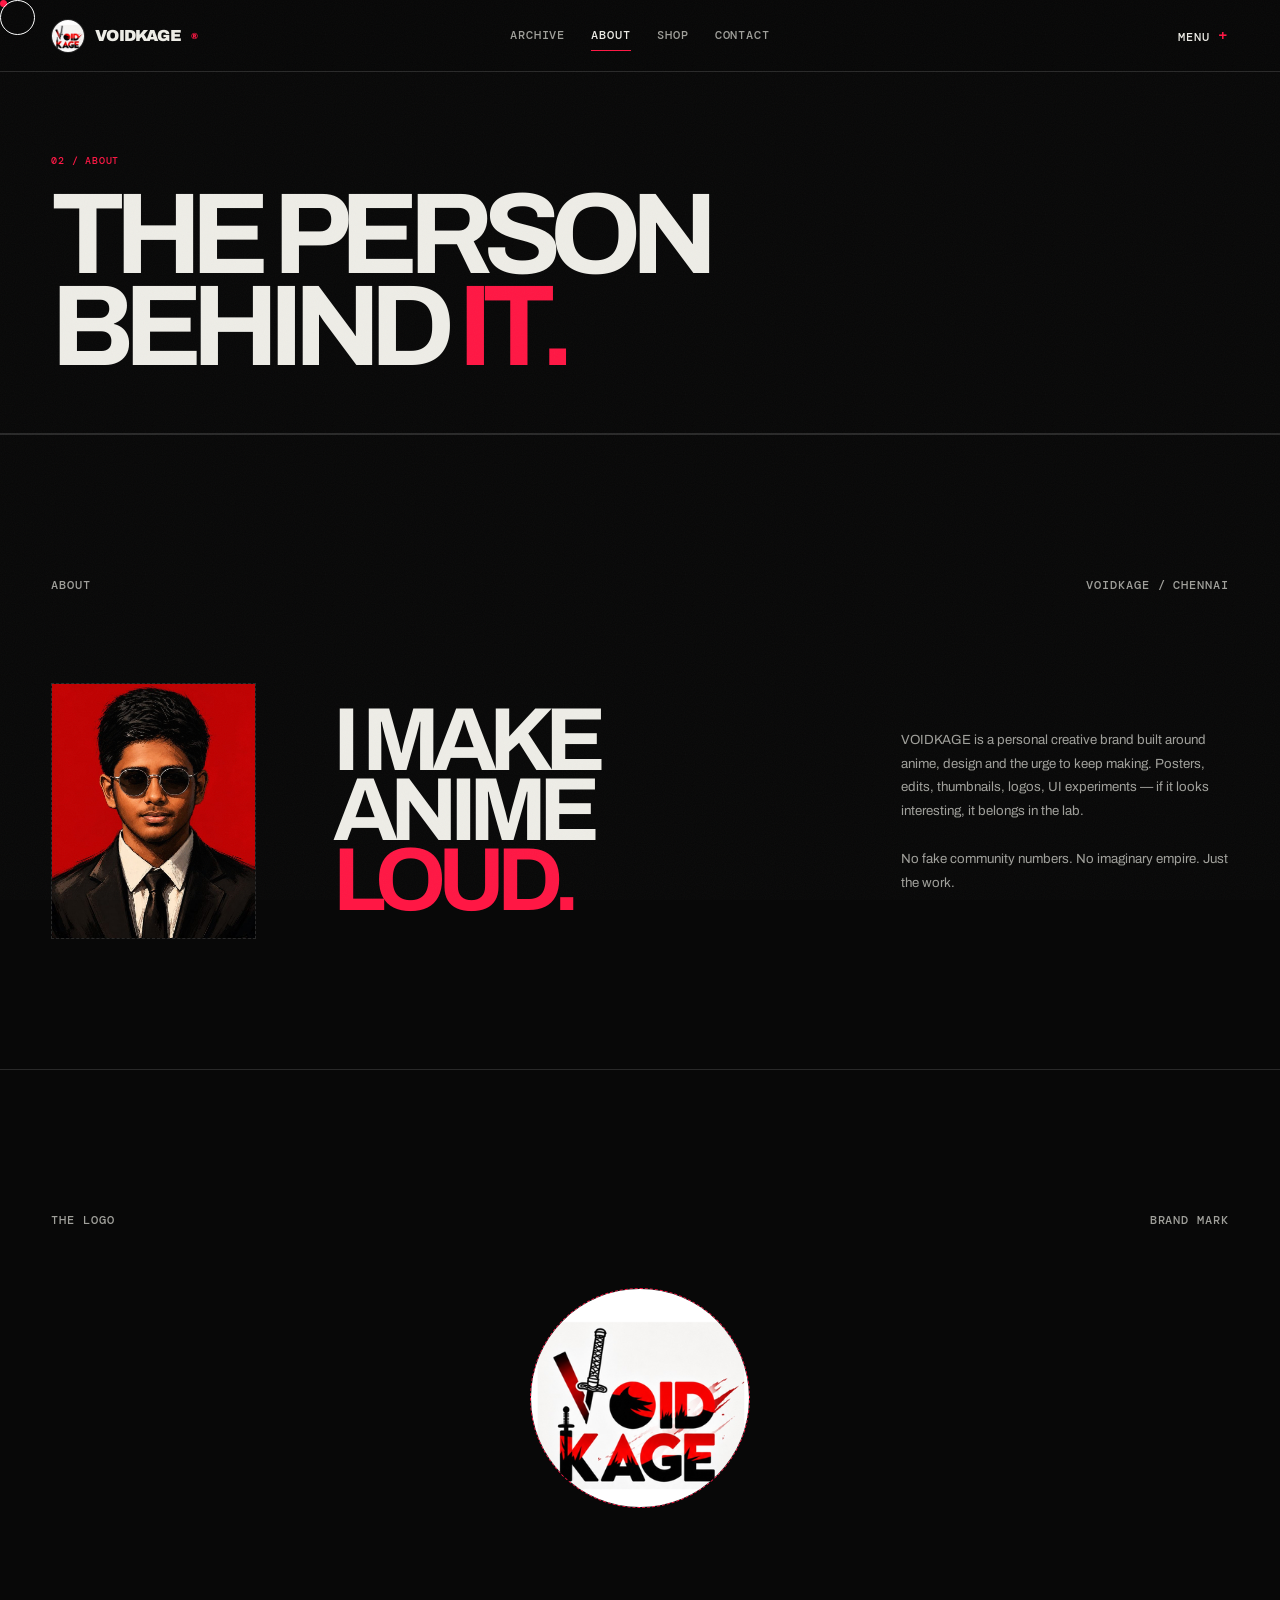
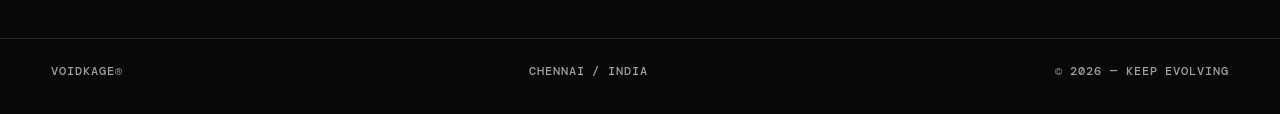
<file: about.html>
<!DOCTYPE html>
<html lang="en">
<head>
  <meta charset="UTF-8">
  <meta name="viewport" content="width=device-width, initial-scale=1.0">
  <meta name="description" content="VOIDKAGE — anime / design / edits.">
  <title>ABOUT — VOIDKAGE®</title>
  <link rel="preconnect" href="https://fonts.googleapis.com">
  <link rel="preconnect" href="https://fonts.gstatic.com" crossorigin>
  <link rel="preload" as="style" href="https://fonts.googleapis.com/css2?family=Archivo:wght@400;500;600;700;800;900&family=DM+Mono:wght@400;500&display=swap">
  <link rel="stylesheet" href="https://fonts.googleapis.com/css2?family=Archivo:wght@400;500;600;700;800;900&family=DM+Mono:wght@400;500&display=swap" media="print" onload="this.media='all'">
  <noscript>
    <link rel="stylesheet" href="https://fonts.googleapis.com/css2?family=Archivo:wght@400;500;600;700;800;900&family=DM+Mono:wght@400;500&display=swap">
  </noscript>
  <link rel="icon" type="image/png" href="images/logo-nav.png">
  <link rel="stylesheet" href="style.css">
</head>
<body>
  <div class="scroll-progress" aria-hidden="true"><i></i></div>
  <div class="grain"></div>
  <div class="cursor-dot"></div>
  <div class="cursor-ring"></div>

  <header class="nav">
    <a href="index.html" class="brand">
      <span class="brand-logo"><img src="images/logo-nav.png" alt="VOIDKAGE logo" width="34" height="34" decoding="async" onerror="this.parentElement.innerHTML='<span>VK</span>'"></span>
      VOIDKAGE<span>®</span>
    </a>
    <div class="nav-center">
      <a href="archive.html" class="">ARCHIVE</a>
      <a href="about.html" class="active">ABOUT</a>
      <a href="shop.html" class="">SHOP</a>
      <a href="contact.html" class="">CONTACT</a>
    </div>
    <button class="menu" aria-label="Open menu">MENU <i>+</i></button>
  </header>

  <div class="menu-panel">
    <button class="menu-close" aria-label="Close menu">CLOSE ×</button>
    <nav>
      <a href="index.html" class="">00 — HOME</a>
      <a href="archive.html" class="">01 — ARCHIVE</a>
      <a href="about.html" class="active">02 — ABOUT</a>
      <a href="shop.html" class="">03 — SHOP</a>
      <a href="contact.html" class="">04 — CONTACT</a>
    </nav>
    <span>VOIDKAGE® / CHENNAI</span>
  </div>

  <main id="top">
    <section class="page-hero reveal-section">
      <span>02 / ABOUT</span>
      <h1>THE PERSON<br>BEHIND <i>IT.</i></h1>
    </section>

    <section id="about" class="about reveal-section">
      <div class="section-line"><span>ABOUT</span><span>VOIDKAGE / CHENNAI</span></div>
      <div class="about-grid reveal-stagger">
        <div class="about-photo">
          <img src="images/profile.jpg" alt="VOIDKAGE creator" width="800" height="1069" fetchpriority="high" decoding="async" onerror="this.style.display='none';this.nextElementSibling.style.display='grid'">
          <div class="placeholder-txt" style="display:none">ADD YOUR<br>PHOTO HERE<br><br>images/profile.jpg</div>
        </div>
        <h2>I MAKE<br>ANIME<br><i>LOUD.</i></h2>
        <p>VOIDKAGE is a personal creative brand built around anime, design and the urge to keep making. Posters, edits, thumbnails, logos, UI experiments — if it looks interesting, it belongs in the lab.<br><br>No fake community numbers. No imaginary empire. Just the work.</p>
      </div>
    </section>

    <section class="contact reveal-section" style="border-top:1px solid var(--line)">
      <div class="section-line"><span>THE LOGO</span><span>BRAND MARK</span></div>
      <div class="reveal-stagger" style="margin-top:60px;display:flex;justify-content:center">
        <div class="logo-holder">
          <img src="images/logo.png" alt="VOIDKAGE logo mark" width="300" height="375" loading="lazy" decoding="async" onerror="this.style.display='none';this.nextElementSibling.style.display='grid'">
          <div class="placeholder-txt" style="display:none">DROP LOGO<br>HERE<br><br>images/logo.png</div>
        </div>
      </div>
    </section>
  </main>

  <footer><span>VOIDKAGE®</span><span>CHENNAI / INDIA</span><span>© 2026 — KEEP EVOLVING</span></footer>
  <script src="script.js" defer></script>
</body>
</html>
</file>
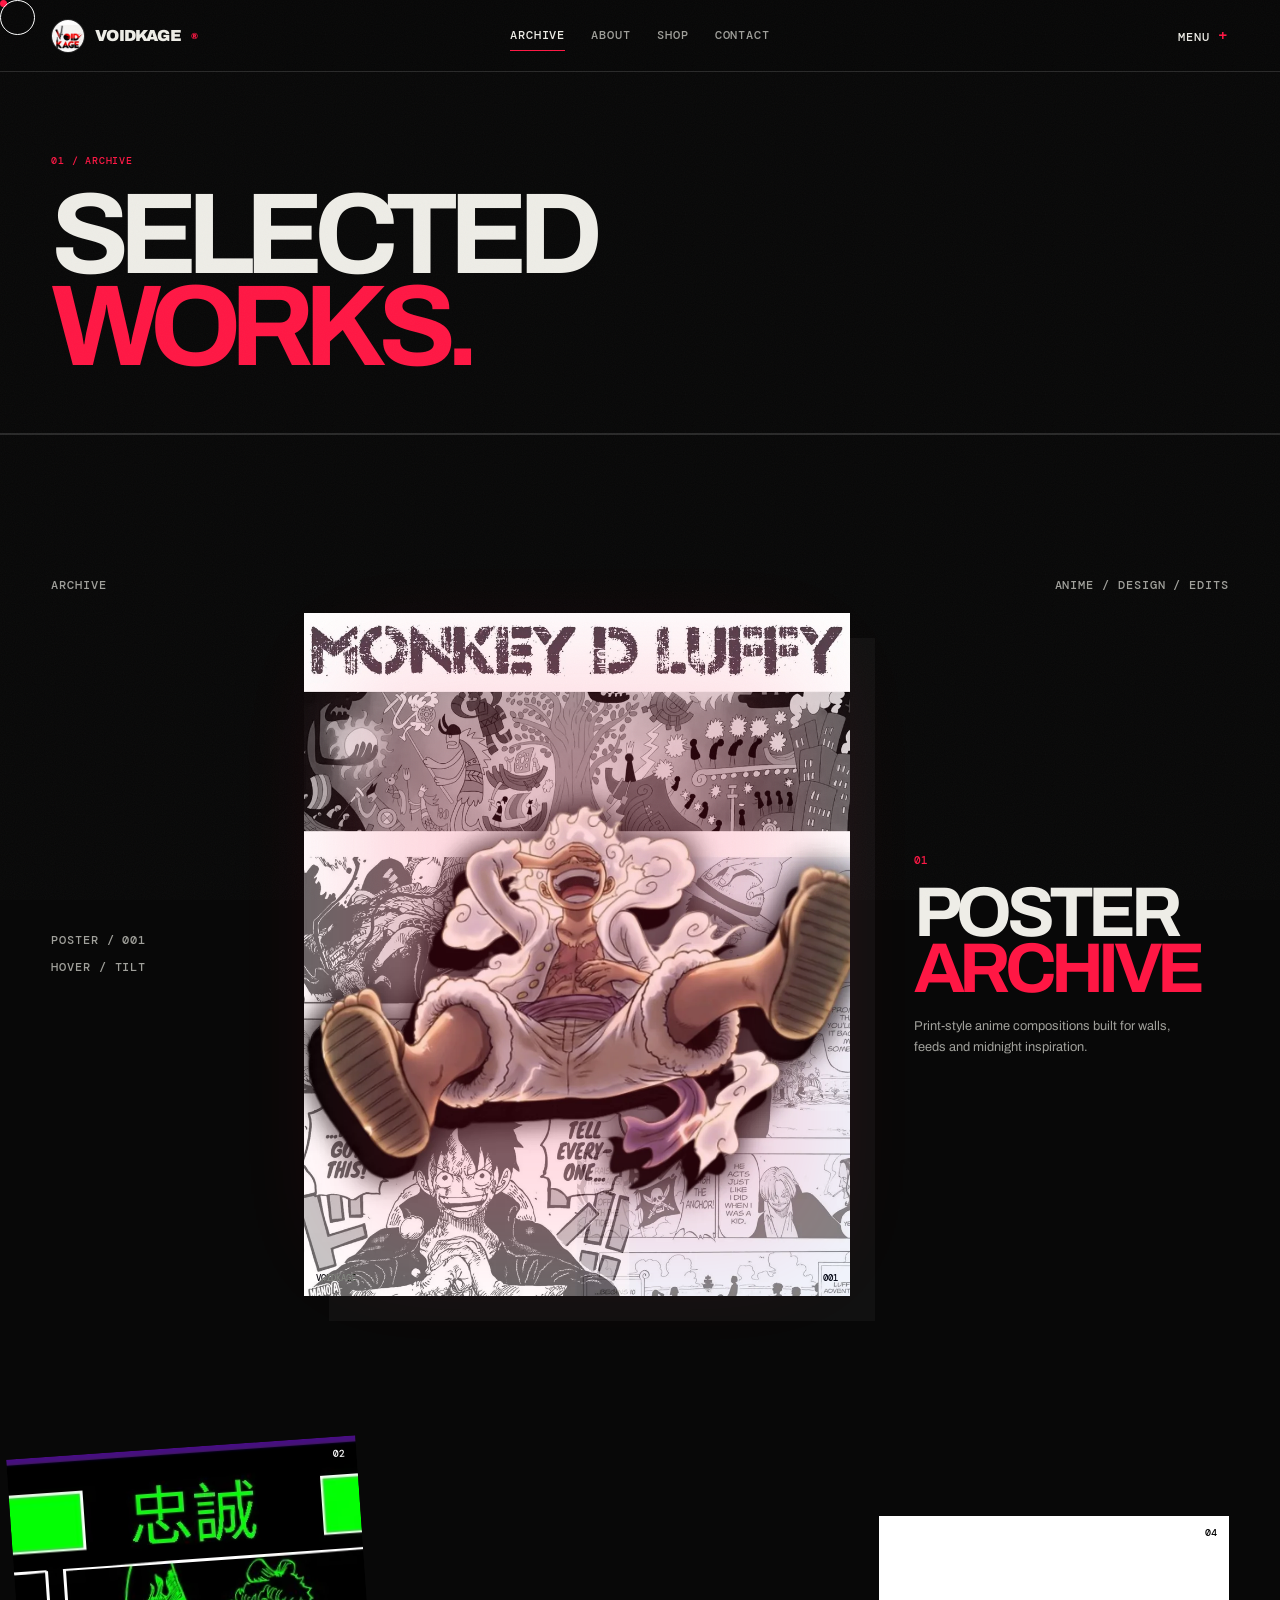
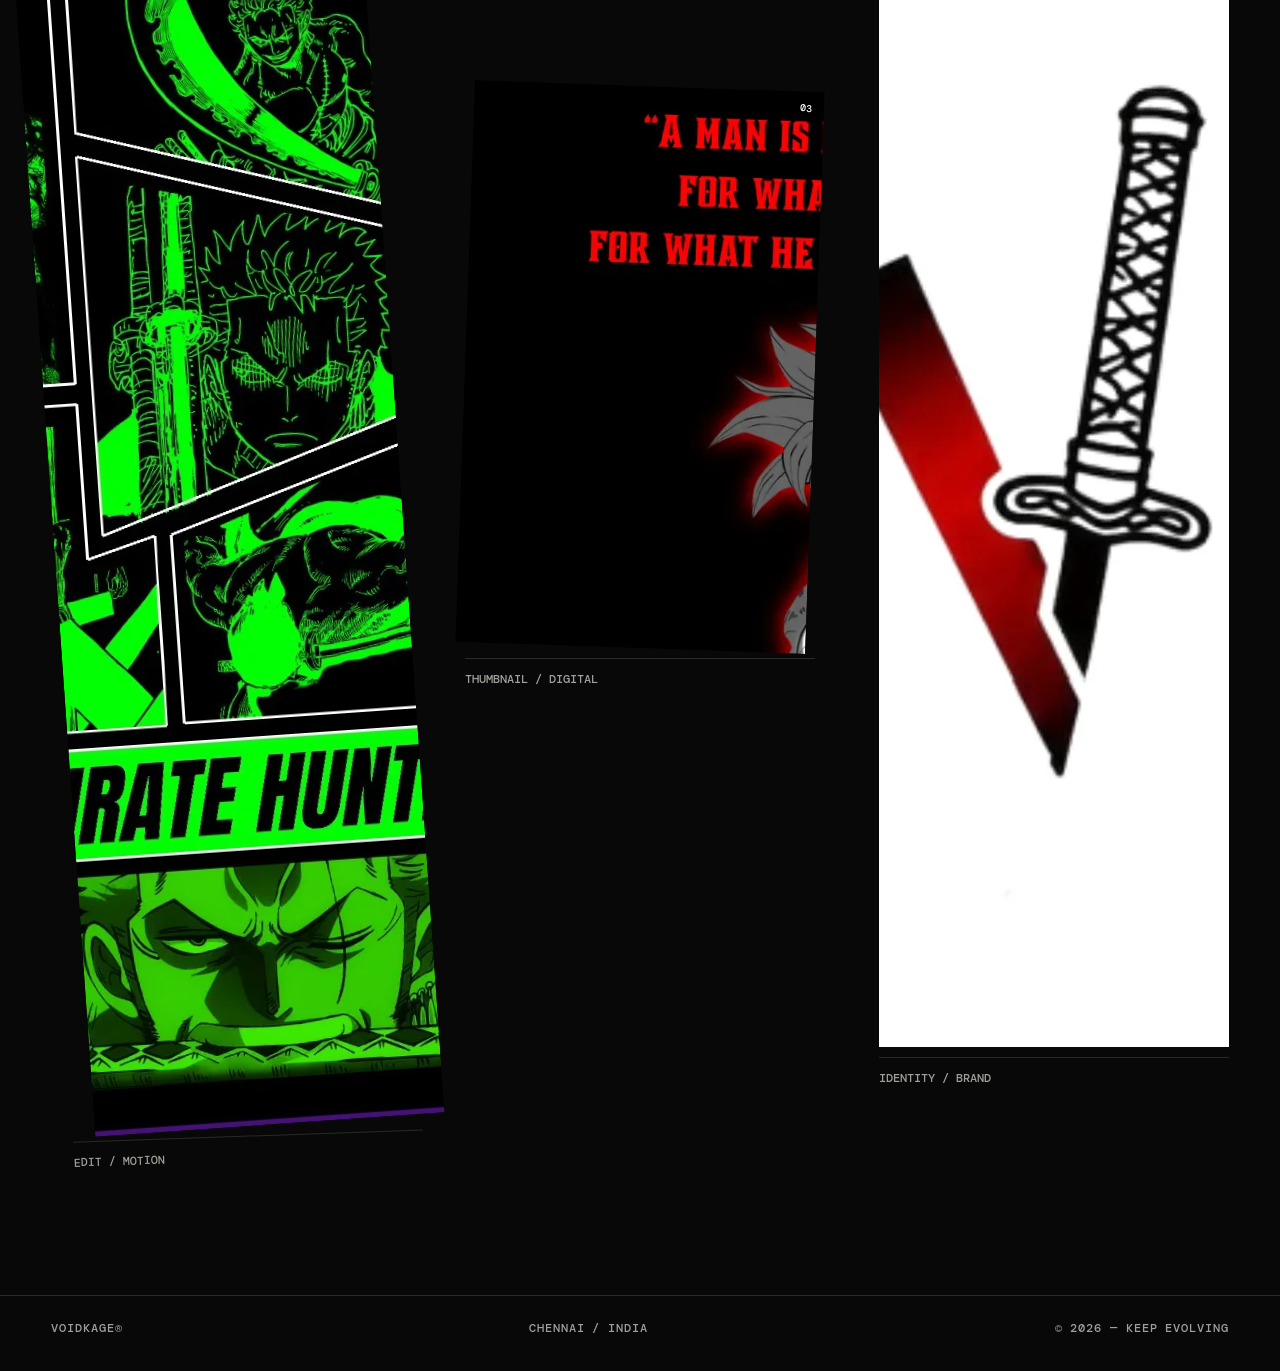
<file: archive.html>
<!DOCTYPE html>
<html lang="en">
<head>
  <meta charset="UTF-8">
  <meta name="viewport" content="width=device-width, initial-scale=1.0">
  <meta name="description" content="VOIDKAGE — anime / design / edits.">
  <title>ARCHIVE — VOIDKAGE®</title>
  <link rel="preconnect" href="https://fonts.googleapis.com">
  <link rel="preconnect" href="https://fonts.gstatic.com" crossorigin>
  <link rel="preload" as="style" href="https://fonts.googleapis.com/css2?family=Archivo:wght@400;500;600;700;800;900&family=DM+Mono:wght@400;500&display=swap">
  <link rel="stylesheet" href="https://fonts.googleapis.com/css2?family=Archivo:wght@400;500;600;700;800;900&family=DM+Mono:wght@400;500&display=swap" media="print" onload="this.media='all'">
  <noscript>
    <link rel="stylesheet" href="https://fonts.googleapis.com/css2?family=Archivo:wght@400;500;600;700;800;900&family=DM+Mono:wght@400;500&display=swap">
  </noscript>
  <link rel="icon" type="image/png" href="images/logo-nav.png">
  <link rel="stylesheet" href="style.css">
</head>
<body>
  <div class="scroll-progress" aria-hidden="true"><i></i></div>
  <div class="grain"></div>
  <div class="cursor-dot"></div>
  <div class="cursor-ring"></div>

  <header class="nav">
    <a href="index.html" class="brand">
      <span class="brand-logo"><img src="images/logo-nav.png" alt="VOIDKAGE logo" width="34" height="34" decoding="async" onerror="this.parentElement.innerHTML='<span>VK</span>'"></span>
      VOIDKAGE<span>®</span>
    </a>
    <div class="nav-center">
      <a href="archive.html" class="active">ARCHIVE</a>
      <a href="about.html" class="">ABOUT</a>
      <a href="shop.html" class="">SHOP</a>
      <a href="contact.html" class="">CONTACT</a>
    </div>
    <button class="menu" aria-label="Open menu">MENU <i>+</i></button>
  </header>

  <div class="menu-panel">
    <button class="menu-close" aria-label="Close menu">CLOSE ×</button>
    <nav>
      <a href="index.html" class="">00 — HOME</a>
      <a href="archive.html" class="active">01 — ARCHIVE</a>
      <a href="about.html" class="">02 — ABOUT</a>
      <a href="shop.html" class="">03 — SHOP</a>
      <a href="contact.html" class="">04 — CONTACT</a>
    </nav>
    <span>VOIDKAGE® / CHENNAI</span>
  </div>

  <main id="top">
    <section class="page-hero reveal-section">
      <span>01 / ARCHIVE</span>
      <h1>SELECTED<br><i>WORKS.</i></h1>
    </section>

    <section id="archive" class="archive reveal-section">
      <div class="section-line"><span>ARCHIVE</span><span>ANIME / DESIGN / EDITS</span></div>

      <div class="poster-feature reveal-stagger">
        <div class="feature-meta">
          <span>POSTER / 001</span>
          <span>HOVER / TILT</span>
        </div>
        <div class="tilt-card" data-tilt>
          <div class="card-glow"></div>
          <img src="images/poster1.webp" alt="VOIDKAGE anime poster" width="1000" height="1250" fetchpriority="high" decoding="async" onerror="this.style.display='none';this.parentElement.classList.add('img-missing')">
          <div class="card-ui"><span>VOIDKAGE</span><span>001</span></div>
        </div>
        <div class="feature-title">
          <span>01</span>
          <h2>POSTER<br><i>ARCHIVE</i></h2>
          <p>Print-style anime compositions built for walls, feeds and midnight inspiration.</p>
        </div>
      </div>

      <div class="work-row reveal-stagger">
        <article class="work-card rotate-left">
          <div class="work-img"><img src="images/anime1.webp" alt="Anime edit" width="720" height="1280" loading="lazy" decoding="async" onerror="this.style.display='none';this.parentElement.classList.add('img-missing')"><span>02</span></div>
          <h2>EDIT / MOTION</h2>
        </article>
        <article class="work-card rotate-right">
          <div class="work-img"><img src="images/thumbnails1.webp" alt="Anime thumbnail" width="1000" height="562" loading="lazy" decoding="async" onerror="this.style.display='none';this.parentElement.classList.add('img-missing')"><span>03</span></div>
          <h2>THUMBNAIL / DIGITAL</h2>
        </article>
        <article class="work-card">
          <div class="work-img"><img src="images/logo1.webp" alt="Logo design" width="800" height="1131" loading="lazy" decoding="async" onerror="this.style.display='none';this.parentElement.classList.add('img-missing')"><span>04</span></div>
          <h2>IDENTITY / BRAND</h2>
        </article>
      </div>
    </section>
  </main>

  <footer><span>VOIDKAGE®</span><span>CHENNAI / INDIA</span><span>© 2026 — KEEP EVOLVING</span></footer>
  <script src="script.js" defer></script>
</body>
</html>
</file>
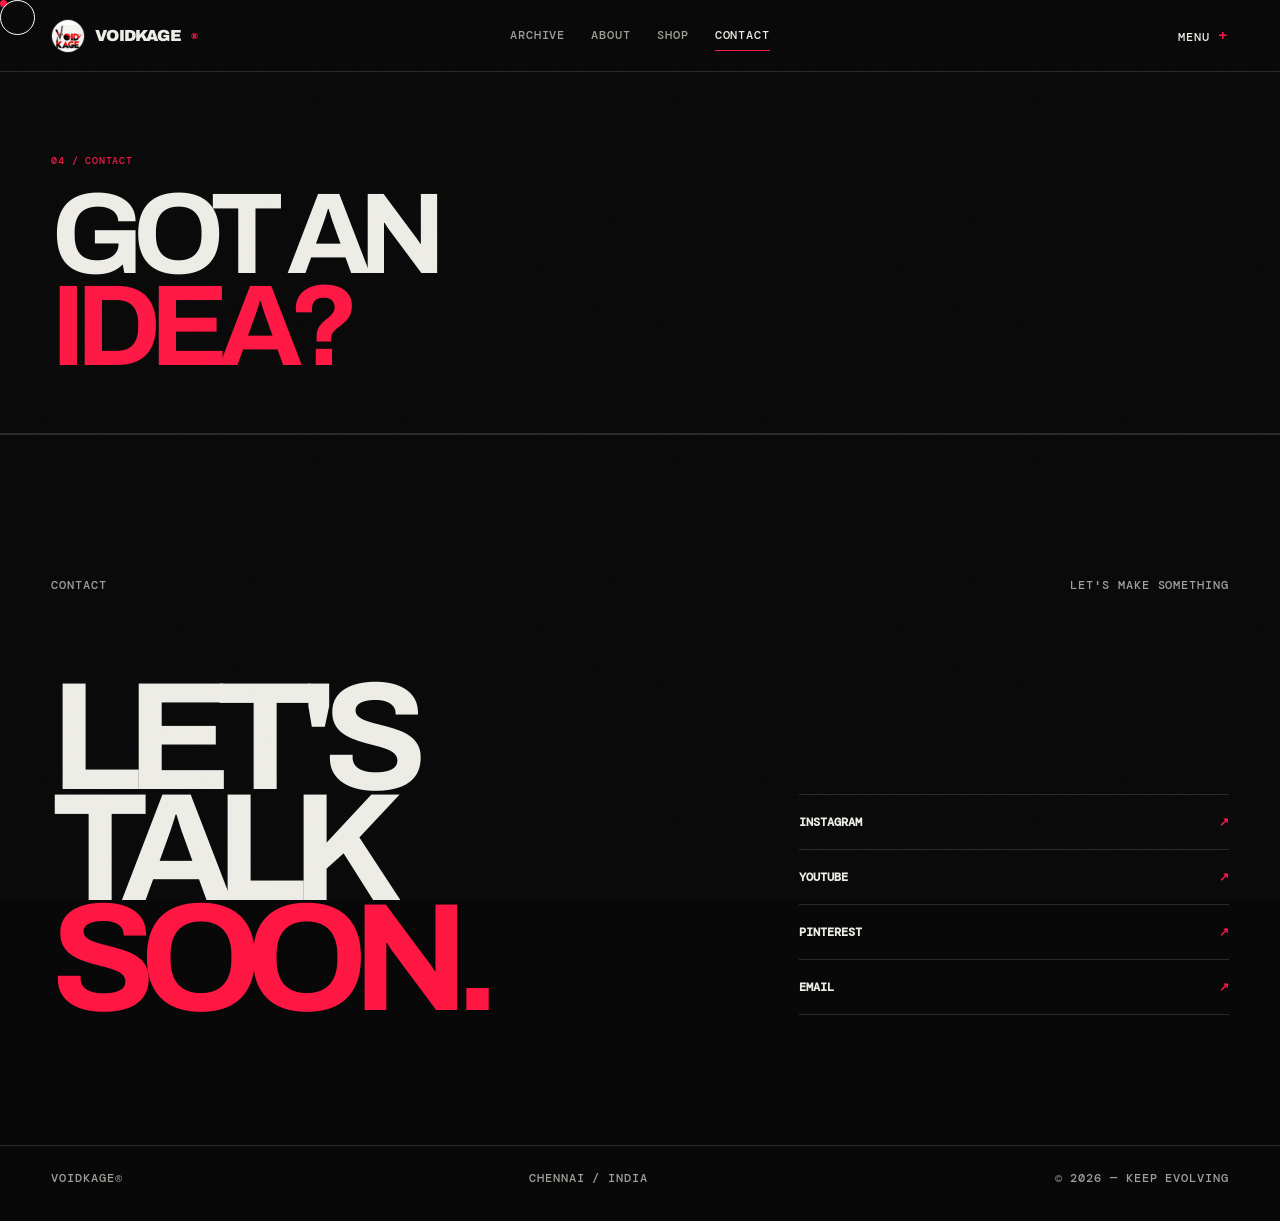
<file: contact.html>
<!DOCTYPE html>
<html lang="en">
<head>
  <meta charset="UTF-8">
  <meta name="viewport" content="width=device-width, initial-scale=1.0">
  <meta name="description" content="VOIDKAGE — anime / design / edits.">
  <title>CONTACT — VOIDKAGE®</title>
  <link rel="preconnect" href="https://fonts.googleapis.com">
  <link rel="preconnect" href="https://fonts.gstatic.com" crossorigin>
  <link rel="preload" as="style" href="https://fonts.googleapis.com/css2?family=Archivo:wght@400;500;600;700;800;900&family=DM+Mono:wght@400;500&display=swap">
  <link rel="stylesheet" href="https://fonts.googleapis.com/css2?family=Archivo:wght@400;500;600;700;800;900&family=DM+Mono:wght@400;500&display=swap" media="print" onload="this.media='all'">
  <noscript>
    <link rel="stylesheet" href="https://fonts.googleapis.com/css2?family=Archivo:wght@400;500;600;700;800;900&family=DM+Mono:wght@400;500&display=swap">
  </noscript>
  <link rel="icon" type="image/png" href="images/logo-nav.png">
  <link rel="stylesheet" href="style.css">
</head>
<body>
  <div class="scroll-progress" aria-hidden="true"><i></i></div>
  <div class="grain"></div>
  <div class="cursor-dot"></div>
  <div class="cursor-ring"></div>

  <header class="nav">
    <a href="index.html" class="brand">
      <span class="brand-logo"><img src="images/logo-nav.png" alt="VOIDKAGE logo" width="34" height="34" decoding="async" onerror="this.parentElement.innerHTML='<span>VK</span>'"></span>
      VOIDKAGE<span>®</span>
    </a>
    <div class="nav-center">
      <a href="archive.html" class="">ARCHIVE</a>
      <a href="about.html" class="">ABOUT</a>
      <a href="shop.html" class="">SHOP</a>
      <a href="contact.html" class="active">CONTACT</a>
    </div>
    <button class="menu" aria-label="Open menu">MENU <i>+</i></button>
  </header>

  <div class="menu-panel">
    <button class="menu-close" aria-label="Close menu">CLOSE ×</button>
    <nav>
      <a href="index.html" class="">00 — HOME</a>
      <a href="archive.html" class="">01 — ARCHIVE</a>
      <a href="about.html" class="">02 — ABOUT</a>
      <a href="shop.html" class="">03 — SHOP</a>
      <a href="contact.html" class="active">04 — CONTACT</a>
    </nav>
    <span>VOIDKAGE® / CHENNAI</span>
  </div>

  <main id="top">
    <section class="page-hero reveal-section">
      <span>04 / CONTACT</span>
      <h1>GOT AN<br><i>IDEA?</i></h1>
    </section>

    <section id="contact" class="contact reveal-section">
      <div class="section-line"><span>CONTACT</span><span>LET'S MAKE SOMETHING</span></div>
      <div class="contact-grid reveal-stagger">
        <h2>LET'S<br>TALK<br><i>SOON.</i></h2>
        <div class="links">
          <a href="https://instagram.com/voidkage17" target="_blank" rel="noopener">INSTAGRAM <b>↗</b></a>
          <a href="https://youtube.com/@voidkage-1" target="_blank" rel="noopener">YOUTUBE <b>↗</b></a>
          <a href="https://pin.it/rdmo1U9ky" target="_blank" rel="noopener">PINTEREST <b>↗</b></a>
          <a href="mailto:support@voidkage.com">EMAIL <b>↗</b></a>
        </div>
      </div>
    </section>
  </main>

  <footer><span>VOIDKAGE®</span><span>CHENNAI / INDIA</span><span>© 2026 — KEEP EVOLVING</span></footer>
  <script src="script.js" defer></script>
</body>
</html>
</file>
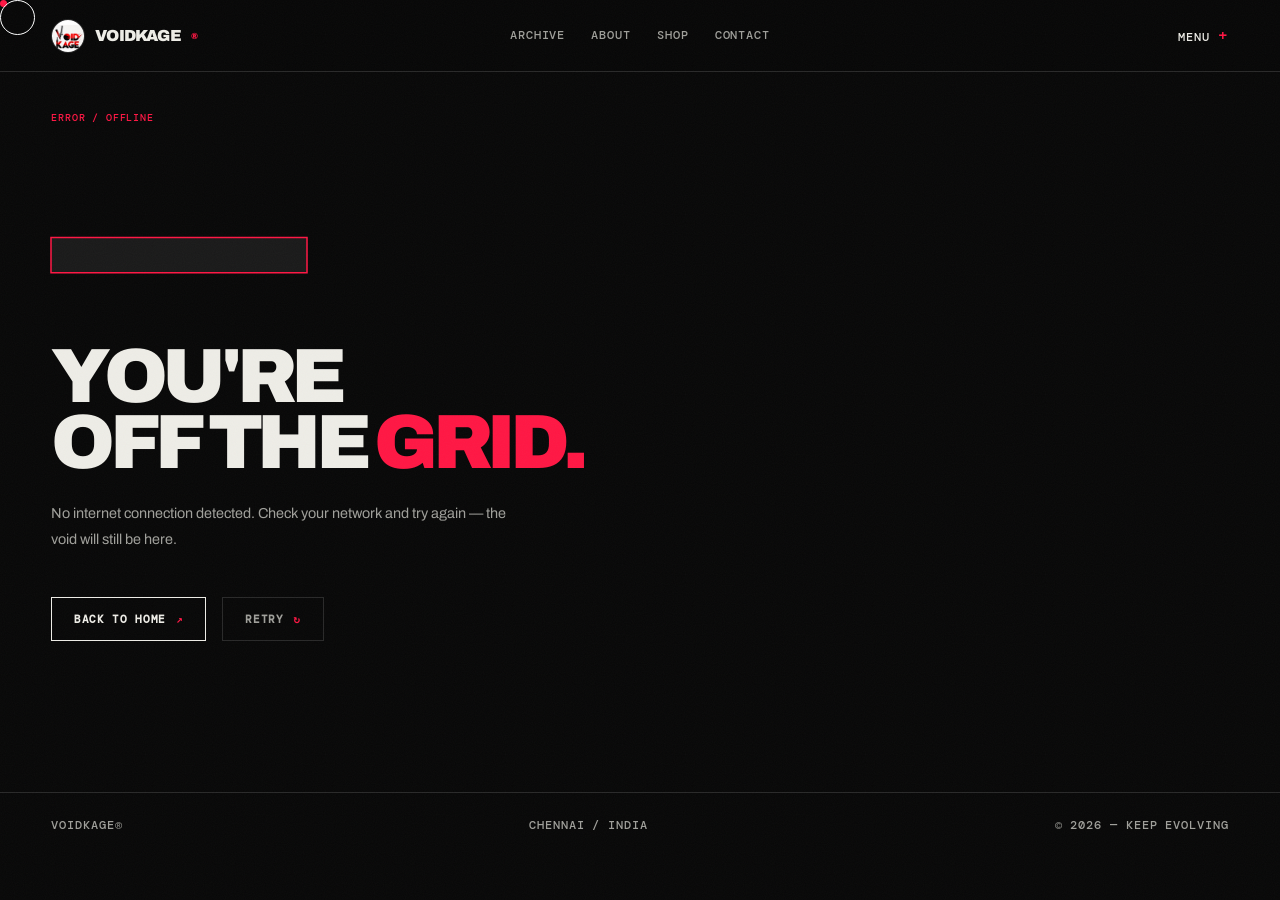
<file: offline.html>
<!DOCTYPE html>
<html lang="en">
<head>
  <meta charset="UTF-8">
  <meta name="viewport" content="width=device-width, initial-scale=1.0">
  <meta name="description" content="VOIDKAGE — anime / design / edits.">
  <title>NO CONNECTION — VOIDKAGE®</title>
  <link rel="preconnect" href="https://fonts.googleapis.com">
  <link rel="preconnect" href="https://fonts.gstatic.com" crossorigin>
  <link rel="preload" as="style" href="https://fonts.googleapis.com/css2?family=Archivo:wght@400;500;600;700;800;900&family=DM+Mono:wght@400;500&display=swap">
  <link rel="stylesheet" href="https://fonts.googleapis.com/css2?family=Archivo:wght@400;500;600;700;800;900&family=DM+Mono:wght@400;500&display=swap" media="print" onload="this.media='all'">
  <noscript>
    <link rel="stylesheet" href="https://fonts.googleapis.com/css2?family=Archivo:wght@400;500;600;700;800;900&family=DM+Mono:wght@400;500&display=swap">
  </noscript>
  <link rel="icon" type="image/png" href="images/logo-nav.png">
  <link rel="stylesheet" href="style.css">
</head>
<body>
  <div class="grain"></div>
  <div class="cursor-dot"></div>
  <div class="cursor-ring"></div>

  <header class="nav">
    <a href="index.html" class="brand">
      <span class="brand-logo"><img src="images/logo-nav.png" alt="VOIDKAGE logo" width="34" height="34" decoding="async" onerror="this.parentElement.innerHTML='<span>VK</span>'"></span>
      VOIDKAGE<span>®</span>
    </a>
    <div class="nav-center">
      <a href="archive.html">ARCHIVE</a>
      <a href="about.html">ABOUT</a>
      <a href="shop.html">SHOP</a>
      <a href="contact.html">CONTACT</a>
    </div>
    <button class="menu" aria-label="Open menu">MENU <i>+</i></button>
  </header>

  <div class="menu-panel">
    <button class="menu-close" aria-label="Close menu">CLOSE ×</button>
    <nav>
      <a href="index.html">00 — HOME</a>
      <a href="archive.html">01 — ARCHIVE</a>
      <a href="shop.html">02 — SHOP</a>
      <a href="about.html">03 — ABOUT</a>
      <a href="contact.html">04 — CONTACT</a>
    </nav>
    <span>VOIDKAGE® / CHENNAI</span>
  </div>

  <main id="top">
    <section class="error-stage">
      <span class="error-tag">ERROR / OFFLINE</span>
      <h1 class="error-code">—</h1>
      <h2 class="error-title">YOU'RE<br>OFF THE <i>GRID.</i></h2>
      <p class="error-copy">No internet connection detected. Check your network and try again — the void will still be here.</p>
      <div class="error-actions">
        <a href="index.html" class="error-btn">BACK TO HOME <b>↗</b></a>
        <a href="javascript:location.reload()" class="error-btn error-btn-outline">RETRY <b>↻</b></a>
      </div>
    </section>
  </main>

  <footer><span>VOIDKAGE®</span><span>CHENNAI / INDIA</span><span>© 2026 — KEEP EVOLVING</span></footer>

  <script src="script.js" defer></script>
</body>
</html>
</file>
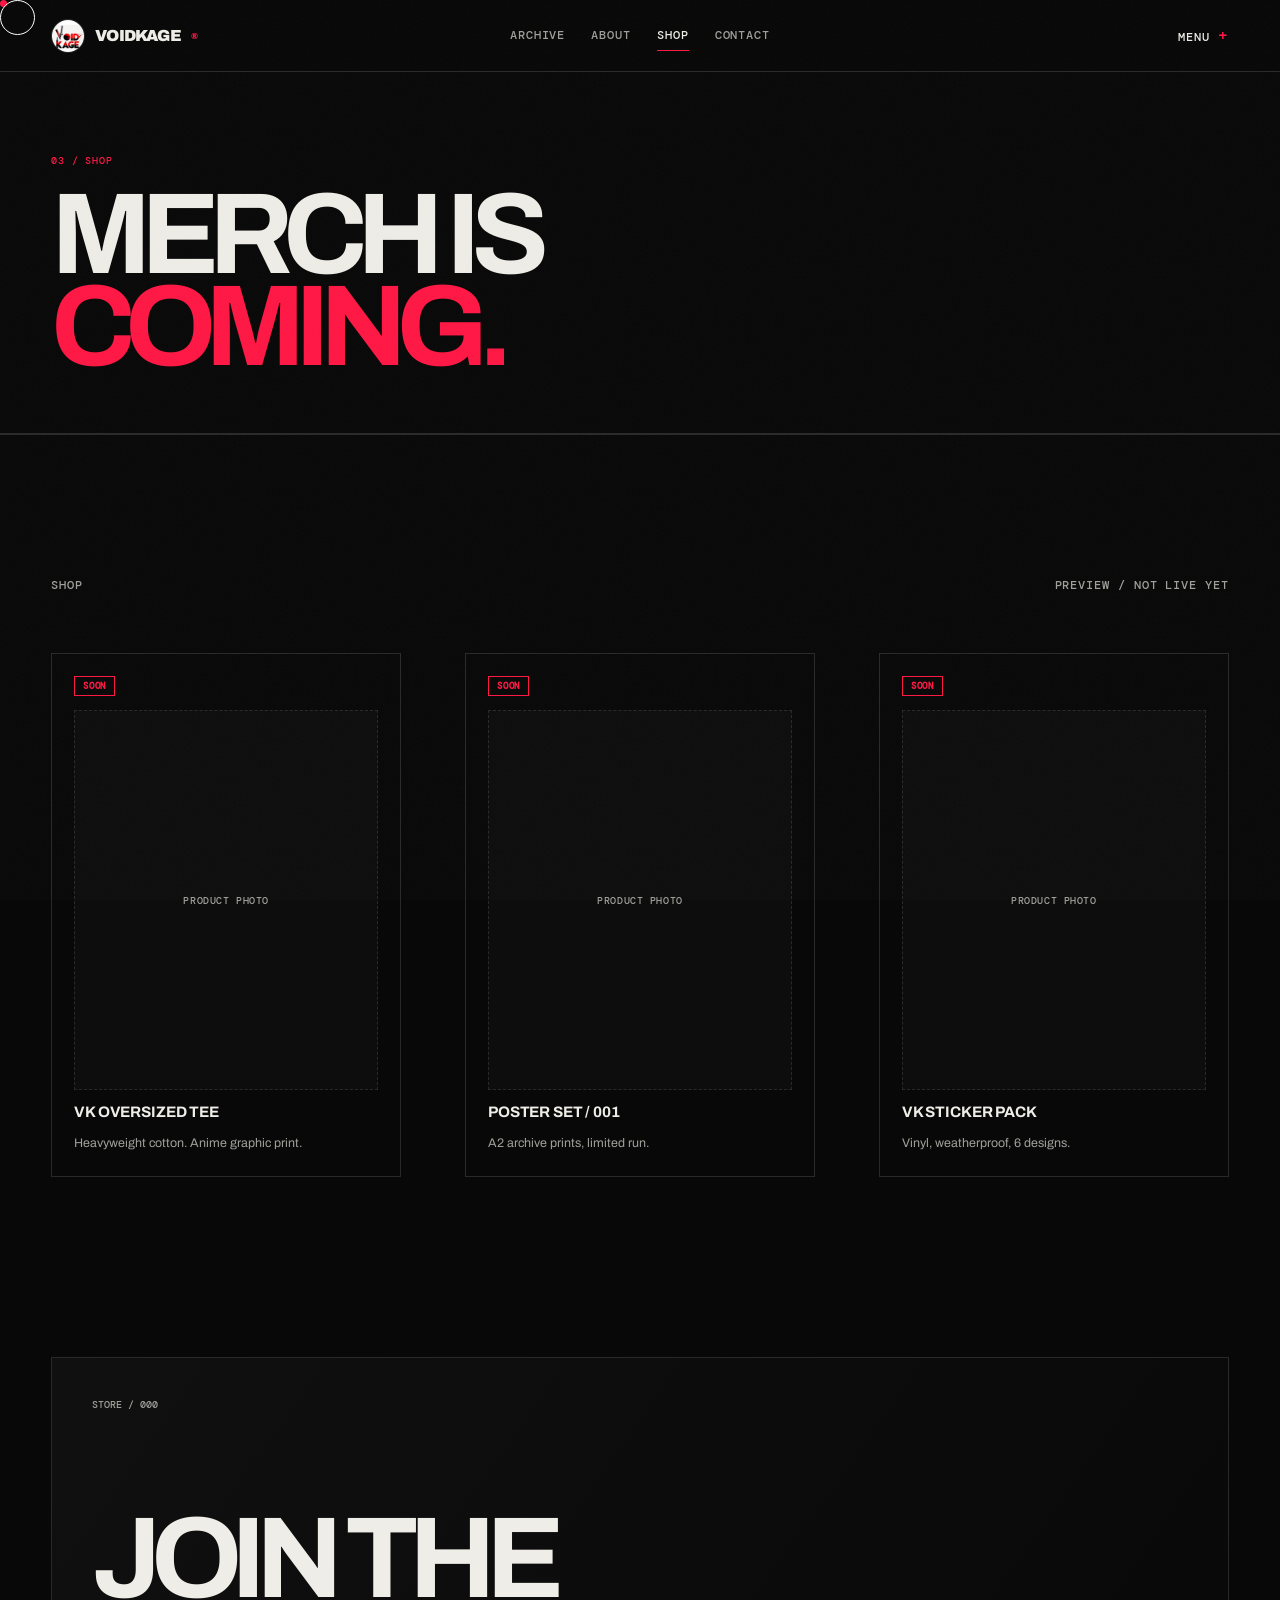
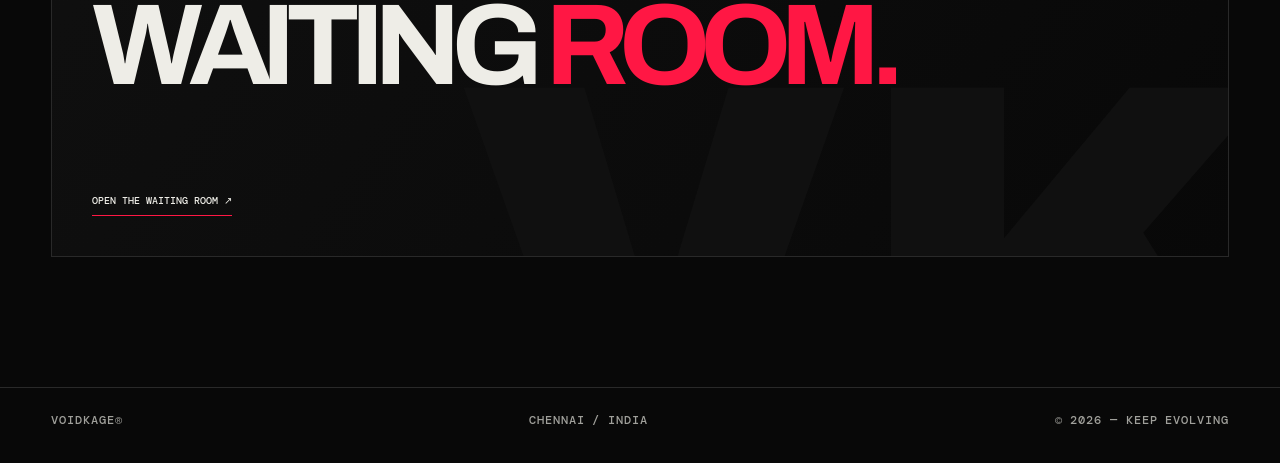
<file: shop.html>
<!DOCTYPE html>
<html lang="en">
<head>
  <meta charset="UTF-8">
  <meta name="viewport" content="width=device-width, initial-scale=1.0">
  <meta name="description" content="VOIDKAGE — anime / design / edits.">
  <title>SHOP — VOIDKAGE®</title>
  <link rel="preconnect" href="https://fonts.googleapis.com">
  <link rel="preconnect" href="https://fonts.gstatic.com" crossorigin>
  <link rel="preload" as="style" href="https://fonts.googleapis.com/css2?family=Archivo:wght@400;500;600;700;800;900&family=DM+Mono:wght@400;500&display=swap">
  <link rel="stylesheet" href="https://fonts.googleapis.com/css2?family=Archivo:wght@400;500;600;700;800;900&family=DM+Mono:wght@400;500&display=swap" media="print" onload="this.media='all'">
  <noscript>
    <link rel="stylesheet" href="https://fonts.googleapis.com/css2?family=Archivo:wght@400;500;600;700;800;900&family=DM+Mono:wght@400;500&display=swap">
  </noscript>
  <link rel="icon" type="image/png" href="images/logo-nav.png">
  <link rel="stylesheet" href="style.css">
</head>
<body>
  <div class="scroll-progress" aria-hidden="true"><i></i></div>
  <div class="grain"></div>
  <div class="cursor-dot"></div>
  <div class="cursor-ring"></div>

  <header class="nav">
    <a href="index.html" class="brand">
      <span class="brand-logo"><img src="images/logo-nav.png" alt="VOIDKAGE logo" width="34" height="34" decoding="async" onerror="this.parentElement.innerHTML='<span>VK</span>'"></span>
      VOIDKAGE<span>®</span>
    </a>
    <div class="nav-center">
      <a href="archive.html" class="">ARCHIVE</a>
      <a href="about.html" class="">ABOUT</a>
      <a href="shop.html" class="active">SHOP</a>
      <a href="contact.html" class="">CONTACT</a>
    </div>
    <button class="menu" aria-label="Open menu">MENU <i>+</i></button>
  </header>

  <div class="menu-panel">
    <button class="menu-close" aria-label="Close menu">CLOSE ×</button>
    <nav>
      <a href="index.html" class="">00 — HOME</a>
      <a href="archive.html" class="">01 — ARCHIVE</a>
      <a href="about.html" class="">02 — ABOUT</a>
      <a href="shop.html" class="active">03 — SHOP</a>
      <a href="contact.html" class="">04 — CONTACT</a>
    </nav>
    <span>VOIDKAGE® / CHENNAI</span>
  </div>

  <main id="top">
    <section class="page-hero reveal-section">
      <span>03 / SHOP</span>
      <h1>MERCH IS<br><i>COMING.</i></h1>
    </section>

    <section class="lab reveal-section">
      <div class="section-line"><span>SHOP</span><span>PREVIEW / NOT LIVE YET</span></div>
      <div class="shop-grid reveal-stagger">
        <div class="shop-card">
          <span class="shop-tag">SOON</span>
          <div class="shop-img"><span>PRODUCT PHOTO</span></div>
          <h2>VK OVERSIZED TEE</h2>
          <p>Heavyweight cotton. Anime graphic print.</p>
        </div>
        <div class="shop-card">
          <span class="shop-tag">SOON</span>
          <div class="shop-img"><span>PRODUCT PHOTO</span></div>
          <h2>POSTER SET / 001</h2>
          <p>A2 archive prints, limited run.</p>
        </div>
        <div class="shop-card">
          <span class="shop-tag">SOON</span>
          <div class="shop-img"><span>PRODUCT PHOTO</span></div>
          <h2>VK STICKER PACK</h2>
          <p>Vinyl, weatherproof, 6 designs.</p>
        </div>
      </div>
    </section>

    <section class="coming reveal-section">
      <div class="coming-inner">
        <span>STORE / 000</span>
        <h2>JOIN THE<br>WAITING <i>ROOM.</i></h2>
        <a href="https://voidcomingsoon.netlify.app/" target="_blank" rel="noopener">OPEN THE WAITING ROOM ↗</a>
      </div>
    </section>
  </main>

  <footer><span>VOIDKAGE®</span><span>CHENNAI / INDIA</span><span>© 2026 — KEEP EVOLVING</span></footer>
  <script src="script.js" defer></script>
</body>
</html>
</file>
<file: style.css>
:root{
  --bg:#080808;--paper:#eeeDE7;--muted:#a0a09b;--line:#292929;--red:#ff1744;
}
*{box-sizing:border-box;margin:0;padding:0}
html{scroll-behavior:smooth;overflow-x:hidden;max-width:100vw}
body{background:var(--bg);color:var(--paper);font-family:Archivo,-apple-system,BlinkMacSystemFont,"Segoe UI",Roboto,sans-serif;overflow-x:hidden;max-width:100vw}
a{color:inherit;text-decoration:none}
button{font:inherit}
::selection{background:var(--red);color:#fff}
.grain{position:fixed;inset:0;z-index:100;pointer-events:none;opacity:.035;background-image:url("data:image/svg+xml,%3Csvg xmlns='http://www.w3.org/2000/svg' width='180' height='180'%3E%3Cfilter id='n'%3E%3CfeTurbulence type='fractalNoise' baseFrequency='.9' numOctaves='2'/%3E%3C/filter%3E%3Crect width='100%25' height='100%25' filter='url(%23n)'/%3E%3C/svg%3E")}
.cursor-dot,.cursor-ring{position:fixed;top:0;left:0;pointer-events:none;z-index:200;display:none;will-change:transform}
.cursor-dot{width:7px;height:7px;background:var(--red);border-radius:50%}
.cursor-ring{width:35px;height:35px;border:1px solid #fff;border-radius:50%;transition:width .2s,height .2s,border-color .2s}
.nav{height:72px;position:fixed;z-index:90;top:0;left:0;width:100%;display:grid;grid-template-columns:1fr 1fr 1fr;align-items:center;padding:0 4vw;border-bottom:1px solid var(--line);background:rgba(8,8,8,.82);backdrop-filter:blur(9px)}
.brand{font-size:1rem;font-weight:900;letter-spacing:-.05em}.brand span{color:var(--red);font-size:.55em;vertical-align:top}
.nav-center,.menu{font:500 .72rem "DM Mono",monospace;letter-spacing:.08em;color:var(--muted);text-align:center}
.menu{justify-self:end;background:none;border:0;color:var(--paper);cursor:pointer}.menu i{color:var(--red);font-style:normal;font-size:1rem}
.menu-panel{position:fixed;inset:0;z-index:120;background:var(--red);color:#080808;display:flex;flex-direction:column;justify-content:space-between;padding:28px 4vw;clip-path:circle(0 at 95% 5%);transition:clip-path .65s cubic-bezier(.77,0,.18,1)}
.menu-panel.open{clip-path:circle(150% at 95% 5%)}
.menu-close{align-self:flex-end;background:none;border:0;font:500 .7rem "DM Mono",monospace;cursor:pointer}
.menu-panel nav{display:flex;flex-direction:column;align-items:flex-start}
.menu-panel nav a{font-size:clamp(3rem,8vw,9rem);line-height:.8;font-weight:900;letter-spacing:-.08em;transition:transform .25s}
.menu-panel nav a:hover{transform:translateX(18px)}
.menu-panel>span{font:500 .65rem "DM Mono",monospace}
section{max-width:1440px;margin:auto;padding:130px 4vw;overflow-x:hidden}
.hero{min-height:100vh;padding-top:120px;padding-bottom:35px;display:flex;flex-direction:column;justify-content:space-between}
.hero-top,.hero-bottom,.section-line,.feature-meta,footer{font:500 .72rem "DM Mono",monospace;letter-spacing:.08em;color:var(--muted)}
.hero-top,.hero-bottom,.section-line{display:flex;justify-content:space-between}
.hero-stage{position:relative;min-height:610px;display:flex;align-items:center}
.hero-copy{position:relative;z-index:3;width:62%}.eyebrow{font:500 .68rem "DM Mono",monospace;color:var(--red);margin-bottom:25px}
.hero h1{font-size:clamp(6rem,16vw,15rem);line-height:.7;letter-spacing:-.105em;font-weight:900;margin-left:-.05em}
.hero h1 em{font-style:normal;color:var(--red)}.hero h1 sup{font:500 1rem "DM Mono",monospace;vertical-align:top;color:var(--paper);margin-left:5px}
.hero-desc{width:360px;color:#aaa9a3;font-size:.86rem;line-height:1.7;margin-top:48px}
.orb-wrap{position:absolute;right:4%;width:min(47vw,610px);height:min(47vw,610px);min-height:420px;min-width:420px}
#void-canvas{width:100%;height:100%;display:block}
.orb-label{position:absolute;z-index:2;right:8%;top:8%;font:500 .58rem "DM Mono",monospace;color:var(--red);line-height:1.4}
.orb-cross{position:absolute;inset:50%;width:24px;height:24px;transform:translate(-50%,-50%);border:1px solid rgba(255,255,255,.4);border-radius:50%}
.hero-bottom{align-items:center;border-top:1px solid var(--line);padding-top:14px}
.hero-bottom a{color:var(--paper)}.hero-bottom b{color:var(--red);margin-left:20px}
.manifesto{border-top:1px solid var(--line)}
.section-line{padding-top:13px}
.manifesto-grid{display:grid;grid-template-columns:1.3fr .7fr;gap:8vw;margin-top:80px}
.manifesto h2{font-size:clamp(4rem,10vw,10rem);line-height:.76;letter-spacing:-.09em}
.manifesto h2 span{color:#3b3b3b}
.manifesto-copy{position:relative;padding-top:20px}.manifesto-copy p{max-width:390px;color:#aaa9a3;line-height:1.7;font-size:.88rem;margin-bottom:24px}.scribble{position:absolute;right:0;bottom:0;color:var(--red);font:900 2.3rem Archivo,sans-serif;line-height:.72;transform:rotate(-8deg)}
.archive{border-top:1px solid var(--line)}
.poster-feature{display:grid;grid-template-columns:.18fr .52fr .3fr;gap:5vw;align-items:center;margin-top:20px}
.feature-meta{display:flex;flex-direction:column;gap:12px}
.tilt-card{position:relative;aspect-ratio:4/5;perspective:1000px;transform-style:preserve-3d}
.tilt-card img{width:100%;height:100%;object-fit:cover;display:block;box-shadow:25px 25px 0 #111}
.card-glow{position:absolute;inset:8%;background:var(--red);filter:blur(55px);opacity:.16}
.card-ui{position:absolute;left:12px;right:12px;bottom:12px;display:flex;justify-content:space-between;font:500 .58rem "DM Mono",monospace;mix-blend-mode:difference}
.feature-title span{color:var(--red);font:500 .7rem "DM Mono",monospace}
.feature-title h3{font-size:clamp(3rem,5.5vw,6rem);line-height:.8;letter-spacing:-.08em;margin:18px 0}
.feature-title i{color:var(--red);font-style:normal}.feature-title p{color:var(--muted);max-width:260px;font-size:.8rem;line-height:1.7}
.work-row{display:grid;grid-template-columns:repeat(3,1fr);gap:5vw;margin-top:150px;align-items:start}
.work-card:nth-child(2){margin-top:120px}.work-card:nth-child(3){margin-top:35px}
.work-img{position:relative;overflow:hidden;background:#111}.work-img img{width:100%;display:block;aspect-ratio:4/5;object-fit:cover;transition:transform .6s}.work-card:hover img{transform:scale(1.04)}.work-img span{position:absolute;top:10px;right:12px;font:500 .62rem "DM Mono",monospace;color:#fff;mix-blend-mode:difference}
.work-card h3{font:500 .62rem "DM Mono",monospace;color:var(--muted);padding-top:13px;border-top:1px solid var(--line);margin-top:10px}
.rotate-left .work-img{transform:rotate(-2deg)}.rotate-right .work-img{transform:rotate(2deg)}
.lab{border-top:1px solid var(--line)}
.lab-stage{min-height:650px;display:grid;grid-template-columns:1fr 1fr;align-items:center;gap:5vw}
.lab-copy>span{font:500 .65rem "DM Mono",monospace;color:var(--red)}
.lab-copy h2{font-size:clamp(4rem,9vw,9rem);line-height:.75;letter-spacing:-.09em;margin:25px 0}
.lab-copy i{font-style:normal;color:var(--red)}.lab-copy p{max-width:350px;color:var(--muted);font-size:.82rem;line-height:1.7}
.cube-zone{height:520px;display:grid;place-items:center;perspective:1000px;position:relative}
.cube{width:190px;height:190px;position:relative;transform-style:preserve-3d;cursor:grab;transition:transform .08s linear}
.cube:active{cursor:grabbing}
.face{position:absolute;inset:0;border:1px solid rgba(255,255,255,.7);display:grid;place-items:center;background:rgba(255,23,68,.1);backdrop-filter:blur(4px);font-size:3rem;font-weight:900;letter-spacing:-.1em;color:var(--paper)}
.front{transform:translateZ(95px)}.back{transform:rotateY(180deg) translateZ(95px)}.right{transform:rotateY(90deg) translateZ(95px)}.left{transform:rotateY(-90deg) translateZ(95px)}.top{transform:rotateX(90deg) translateZ(95px)}.bottom{transform:rotateX(-90deg) translateZ(95px)}
.drag-label{position:absolute;bottom:30px;font:500 .6rem "DM Mono",monospace;color:var(--muted)}
.about{border-top:1px solid var(--line)}
.about-grid{display:grid;grid-template-columns:.5fr 1.2fr .8fr;gap:6vw;align-items:center;margin-top:90px}
.about-mark{width:160px;height:160px;border:1px solid var(--red);display:grid;place-content:center;color:var(--red);font-size:3.8rem;font-weight:900;line-height:.7;letter-spacing:-.12em}
.about h2{font-size:clamp(3.5rem,7vw,7.5rem);line-height:.78;letter-spacing:-.09em}.about h2 i{color:var(--red);font-style:normal}.about p{color:var(--muted);font-size:.83rem;line-height:1.8}
.coming{padding-top:50px}
.coming-inner{min-height:500px;border:1px solid var(--line);position:relative;overflow:hidden;padding:40px;display:flex;flex-direction:column;justify-content:space-between;background:linear-gradient(125deg,#101010,#080808)}
.coming-inner:after{content:"VK";position:absolute;right:-4vw;bottom:-15vw;font-size:40vw;font-weight:900;line-height:.7;color:#101010;z-index:0}
.coming-inner>*{position:relative;z-index:1}.coming-inner>span{font:500 .65rem "DM Mono",monospace;color:var(--muted)}.coming h2{font-size:clamp(4rem,9vw,9rem);line-height:.75;letter-spacing:-.09em}.coming h2 i{color:var(--red);font-style:normal}.coming a{width:max-content;border-bottom:1px solid var(--red);padding-bottom:8px;font:500 .65rem "DM Mono",monospace}
.contact{border-top:1px solid var(--line)}
.contact-grid{display:grid;grid-template-columns:1.2fr .8fr;gap:8vw;align-items:end;margin-top:90px}.contact h2{font-size:clamp(5rem,12vw,12rem);line-height:.72;letter-spacing:-.1em}.contact h2 i{color:var(--red);font-style:normal}
.links{border-top:1px solid var(--line)}.links a{display:flex;justify-content:space-between;padding:19px 0;border-bottom:1px solid var(--line);font:600 .75rem "DM Mono",monospace;transition:.2s}.links a:hover{padding-left:12px;color:var(--red)}.links b{color:var(--red)}
footer{max-width:1440px;margin:auto;padding:25px 4vw 35px;border-top:1px solid var(--line);display:flex;justify-content:space-between}
@media(pointer:fine){.cursor-dot,.cursor-ring{display:block}.menu,.links a,.store-link,.enter,.work-card{cursor:pointer}}
@media(max-width:850px){
  .nav{grid-template-columns:1fr auto}.nav-center{display:none}
  section{padding:95px 5vw}.hero{padding:115px 5vw 30px}.hero-stage{min-height:700px;align-items:flex-start;padding-top:70px;overflow:hidden}.hero-copy{width:100%;z-index:3}.hero h1{font-size:clamp(5.5rem,22vw,10rem)}.hero-desc{margin-top:35px;width:100%;max-width:300px}
  .orb-wrap{width:min(430px,88vw);height:min(430px,88vw);min-width:0;min-height:0;right:-15vw;top:280px;opacity:.75}.manifesto-grid,.lab-stage,.about-grid,.contact-grid{grid-template-columns:1fr}.manifesto-copy{margin-top:20px}.scribble{position:static;margin-top:50px}
  .poster-feature{grid-template-columns:1fr;gap:25px}.feature-meta{flex-direction:row}.feature-title{margin-top:25px}.work-row{grid-template-columns:1fr;gap:70px;margin-top:90px}.work-card:nth-child(2),.work-card:nth-child(3){margin-top:0}.work-card{max-width:430px}
  .lab-stage{min-height:800px}.cube-zone{height:430px}.about-grid{gap:45px;margin-top:60px}.contact-grid{gap:70px;margin-top:60px}.coming-inner{min-height:430px;padding:25px}footer{padding:25px 5vw;flex-wrap:wrap;gap:12px}
}


/* =========================================================
   VOIDKAGE CINEMATIC TRANSITIONS
   ========================================================= */

html { scroll-behavior: auto; }

body { opacity: 1; }
body.page-ready { opacity: 1; }

.page-transition {
  display: none !important;
}
.transition-noise {
  position: absolute;
  inset: 0;
  opacity: .045;
  background-image: url("data:image/svg+xml,%3Csvg xmlns='http://www.w3.org/2000/svg' width='180' height='180'%3E%3Cfilter id='n'%3E%3CfeTurbulence type='fractalNoise' baseFrequency='.9' numOctaves='2'/%3E%3C/filter%3E%3Crect width='100%25' height='100%25' filter='url(%23n)'/%3E%3C/svg%3E");
}
.transition-mark {
  font-size: clamp(2rem, 5vw, 5rem);
  font-weight: 900;
  letter-spacing: -.08em;
  transform: translateY(20px);
  opacity: 0;
  animation: transitionMark .75s .08s forwards;
}
.transition-mark span { color: var(--red); font-size: .4em; vertical-align: top; }
.transition-line {
  position: absolute;
  bottom: 9vh;
  left: 10vw;
  right: 10vw;
  height: 1px;
  background: #292929;
  overflow: hidden;
}
.transition-line i {
  display: block;
  height: 100%;
  width: 100%;
  transform-origin: left;
  transform: scaleX(0);
  background: var(--red);
  animation: transitionLoad 1s cubic-bezier(.77,0,.18,1) .05s forwards;
}
@keyframes transitionLoad { to { transform: scaleX(1); } }
@keyframes transitionMark { to { opacity: 1; transform: translateY(0); } }

.scroll-progress {
  position: fixed;
  z-index: 95;
  left: 0;
  top: 0;
  width: 100%;
  height: 2px;
  background: transparent;
  pointer-events: none;
}
.scroll-progress i {
  display: block;
  height: 100%;
  width: 100%;
  background: var(--red);
  transform-origin: left;
  transform: scaleX(0);
}

.reveal-section > .section-line,
.reveal-section .reveal-stagger > *,
.reveal-section > .coming-inner {
  opacity: 0;
  transform: translateY(34px);
  transition:
    opacity .9s cubic-bezier(.22,1,.36,1),
    transform 1s cubic-bezier(.22,1,.36,1);
}
.reveal-section.is-visible > .section-line,
.reveal-section.is-visible .reveal-stagger > *,
.reveal-section.is-visible > .coming-inner {
  opacity: 1;
  transform: translateY(0);
}
.reveal-section.is-visible .reveal-stagger > *:nth-child(1) { transition-delay: .04s; }
.reveal-section.is-visible .reveal-stagger > *:nth-child(2) { transition-delay: .12s; }
.reveal-section.is-visible .reveal-stagger > *:nth-child(3) { transition-delay: .20s; }
.reveal-section.is-visible .reveal-stagger > *:nth-child(4) { transition-delay: .28s; }

.reveal-section .work-card {
  transition:
    opacity .9s cubic-bezier(.22,1,.36,1),
    transform .9s cubic-bezier(.22,1,.36,1);
}
.reveal-section:not(.is-visible) .work-card {
  opacity: 0;
  transform: translateY(45px) rotate(0deg) !important;
}
.reveal-section.is-visible .work-card:nth-child(1) { transform: rotate(-2deg); }
.reveal-section.is-visible .work-card:nth-child(2) { transform: translateY(120px) rotate(0deg); }
.reveal-section.is-visible .work-card:nth-child(3) { transform: translateY(35px) rotate(0deg); }

.menu, .menu-close, .hero-bottom a, .coming a, .links a {
  transform: translate(var(--mx,0), var(--my,0));
  transition:
    transform .35s cubic-bezier(.22,1,.36,1),
    color .25s ease,
    padding .25s ease;
}

.cursor-active .cursor-ring {
  width: 52px;
  height: 52px;
  border-color: var(--red);
  mix-blend-mode: difference;
}

.hero-copy, .orb-wrap {
  will-change: transform;
}

.work-img {
  transition: transform .7s cubic-bezier(.22,1,.36,1);
}
.work-card:hover .work-img {
  transform: translateY(-8px) rotate(0deg);
}
.work-card:hover img {
  transform: scale(1.06);
}

.tilt-card {
  transition: transform .7s cubic-bezier(.22,1,.36,1);
}
.tilt-card img {
  transition: transform .7s cubic-bezier(.22,1,.36,1);
}

.coming-inner {
  transition: border-color .4s ease, transform .7s cubic-bezier(.22,1,.36,1);
}
.coming-inner:hover {
  border-color: #555;
  transform: translateY(-5px);
}

.is-transitioning::after {
  content: "";
  position: fixed;
  inset: 0;
  z-index: 998;
  background: var(--red);
  pointer-events: none;
  animation: navFlash .42s cubic-bezier(.77,0,.18,1) both;
}
@keyframes navFlash {
  0% { transform: translateY(100%); }
  45%, 60% { transform: translateY(0); }
  100% { transform: translateY(-100%); }
}

@media (prefers-reduced-motion: reduce) {
  *, *::before, *::after {
    scroll-behavior: auto !important;
    animation-duration: .01ms !important;
    animation-iteration-count: 1 !important;
    transition-duration: .01ms !important;
  }
  body { opacity: 1; }
  .page-transition { display: none; }
  .reveal-section > .section-line,
  .reveal-section .reveal-stagger > *,
  .reveal-section > .coming-inner {
    opacity: 1;
    transform: none;
  }
}

@media(max-width:850px) {
  .page-transition .transition-line { left: 7vw; right: 7vw; }
  .transition-mark { font-size: 2.4rem; }
}

/* =========================================================
   MULTI-PAGE ADDITIONS — nav logo, page headers, photo holders, shop
   ========================================================= */

.brand{display:flex;align-items:center;gap:10px}
.brand-logo{width:34px;height:34px;border-radius:50%;overflow:hidden;display:grid;place-items:center;border:1px solid var(--line);background:#0f0f0f;flex-shrink:0}
.brand-logo img{width:100%;height:100%;object-fit:cover;display:block}
.brand-logo span{font:900 .7rem Archivo,sans-serif;color:var(--red)}

.nav-center{display:flex;gap:26px;justify-content:center}
.nav-center a{position:relative;transition:color .2s ease}
.nav-center a:hover,.nav-center a.active{color:var(--paper)}
.nav-center a.active:after{content:"";position:absolute;left:0;right:0;bottom:-8px;height:1px;background:var(--red)}
.menu-panel nav a.active{color:#080808}
.menu-panel nav a.active:after{content:" ↗";color:#080808}

.page-hero{padding-top:150px;padding-bottom:60px;border-bottom:1px solid var(--line)}
.page-hero span{font:500 .62rem "DM Mono",monospace;letter-spacing:.08em;color:var(--red)}
.page-hero h1{margin-top:22px;font-size:clamp(3.5rem,9vw,8rem);line-height:.8;letter-spacing:-.09em}
.page-hero h1 i{font-style:normal;color:var(--red)}

.img-missing{background:#0d0d0d;display:grid;place-items:center;position:relative}
.img-missing:before{content:"IMAGE PLACEHOLDER";font:500 .6rem "DM Mono",monospace;color:var(--muted);letter-spacing:.06em}
.tilt-card.img-missing{border:1px dashed var(--line)}
.tilt-card.img-missing .card-glow{display:none}

.about-photo{position:relative;width:100%;aspect-ratio:4/5;border:1px dashed var(--line);overflow:hidden;background:#0d0d0d;display:grid;place-items:center}
.about-photo img{width:100%;height:100%;object-fit:cover;display:block}
.placeholder-txt{font:500 .62rem "DM Mono",monospace;color:var(--muted);text-align:center;line-height:1.8;letter-spacing:.06em;place-items:center;display:grid;padding:20px}

.logo-holder{width:220px;height:220px;border:1px dashed var(--red);border-radius:50%;overflow:hidden;background:#0d0d0d;display:grid;place-items:center}
.logo-holder img{width:100%;height:100%;object-fit:cover;display:block}
.logo-holder .placeholder-txt{color:var(--red)}

.shop-grid{display:grid;grid-template-columns:repeat(3,1fr);gap:5vw;margin-top:60px}
.shop-card{border:1px solid var(--line);padding:22px;display:flex;flex-direction:column;gap:14px;position:relative;transition:border-color .3s ease,transform .3s ease}
.shop-card:hover{border-color:#555;transform:translateY(-4px)}
.shop-tag{align-self:flex-start;font:600 .58rem "DM Mono",monospace;color:var(--red);border:1px solid var(--red);padding:3px 8px;letter-spacing:.08em}
.shop-img{aspect-ratio:4/5;background:#0d0d0d;border:1px dashed var(--line);display:grid;place-items:center}
.shop-img span{font:500 .6rem "DM Mono",monospace;color:var(--muted);letter-spacing:.06em}
.shop-card h3{font:700 .95rem Archivo,sans-serif;letter-spacing:-.01em}
.shop-card p{font-size:.78rem;color:var(--muted);line-height:1.6}

@media(max-width:850px){
  .nav-center{display:none}
  .page-hero{padding-top:120px}
  .shop-grid{grid-template-columns:1fr;gap:40px}
  .logo-holder{width:180px;height:180px}
}

/* =========================================================
   ERROR PAGES — 404 / 500 / OFFLINE
   ========================================================= */

.error-stage{min-height:88vh;display:flex;flex-direction:column;align-items:flex-start;justify-content:center;padding-top:90px}
.error-tag{font:500 .65rem "DM Mono",monospace;letter-spacing:.08em;color:var(--red)}
.error-code{margin-top:18px;font-size:clamp(6rem,20vw,16rem);line-height:.75;font-weight:900;letter-spacing:-.09em;color:#1a1a1a;-webkit-text-stroke:1.5px var(--red)}
.error-title{margin-top:10px;font-size:clamp(2.2rem,6vw,5rem);line-height:.85;letter-spacing:-.07em;font-weight:900}
.error-title i{font-style:normal;color:var(--red)}
.error-copy{margin-top:26px;max-width:460px;color:var(--muted);font-size:.9rem;line-height:1.8}
.error-actions{margin-top:44px;display:flex;flex-wrap:wrap;gap:16px}
.error-btn{display:flex;align-items:center;gap:10px;border:1px solid var(--paper);padding:14px 22px;font:600 .68rem "DM Mono",monospace;letter-spacing:.06em;transition:.25s}
.error-btn b{color:var(--red)}
.error-btn:hover{background:var(--paper);color:#080808}
.error-btn:hover b{color:var(--red)}
.error-btn-outline{border-color:var(--line);color:var(--muted)}
.error-btn-outline:hover{border-color:var(--paper);background:transparent;color:var(--paper)}

@media(max-width:850px){
  .error-stage{min-height:78vh;padding-top:60px}
  .error-actions{flex-direction:column;align-items:stretch}
  .error-btn{justify-content:center}
}

/* Performance & Accessibility Enhancements */
.feature-title h2 { font-size: clamp(3rem, 5.5vw, 6rem); line-height: .8; letter-spacing: -.08em; margin: 18px 0; }
.work-card h2 { font: 500 .72rem "DM Mono", monospace; color: var(--muted); padding-top: 13px; border-top: 1px solid var(--line); margin-top: 10px; }
.shop-card h2 { font: 700 .95rem Archivo, sans-serif; letter-spacing: -.01em; }
#cube { touch-action: none; }
#void-canvas { contain: strict; }
</file>
